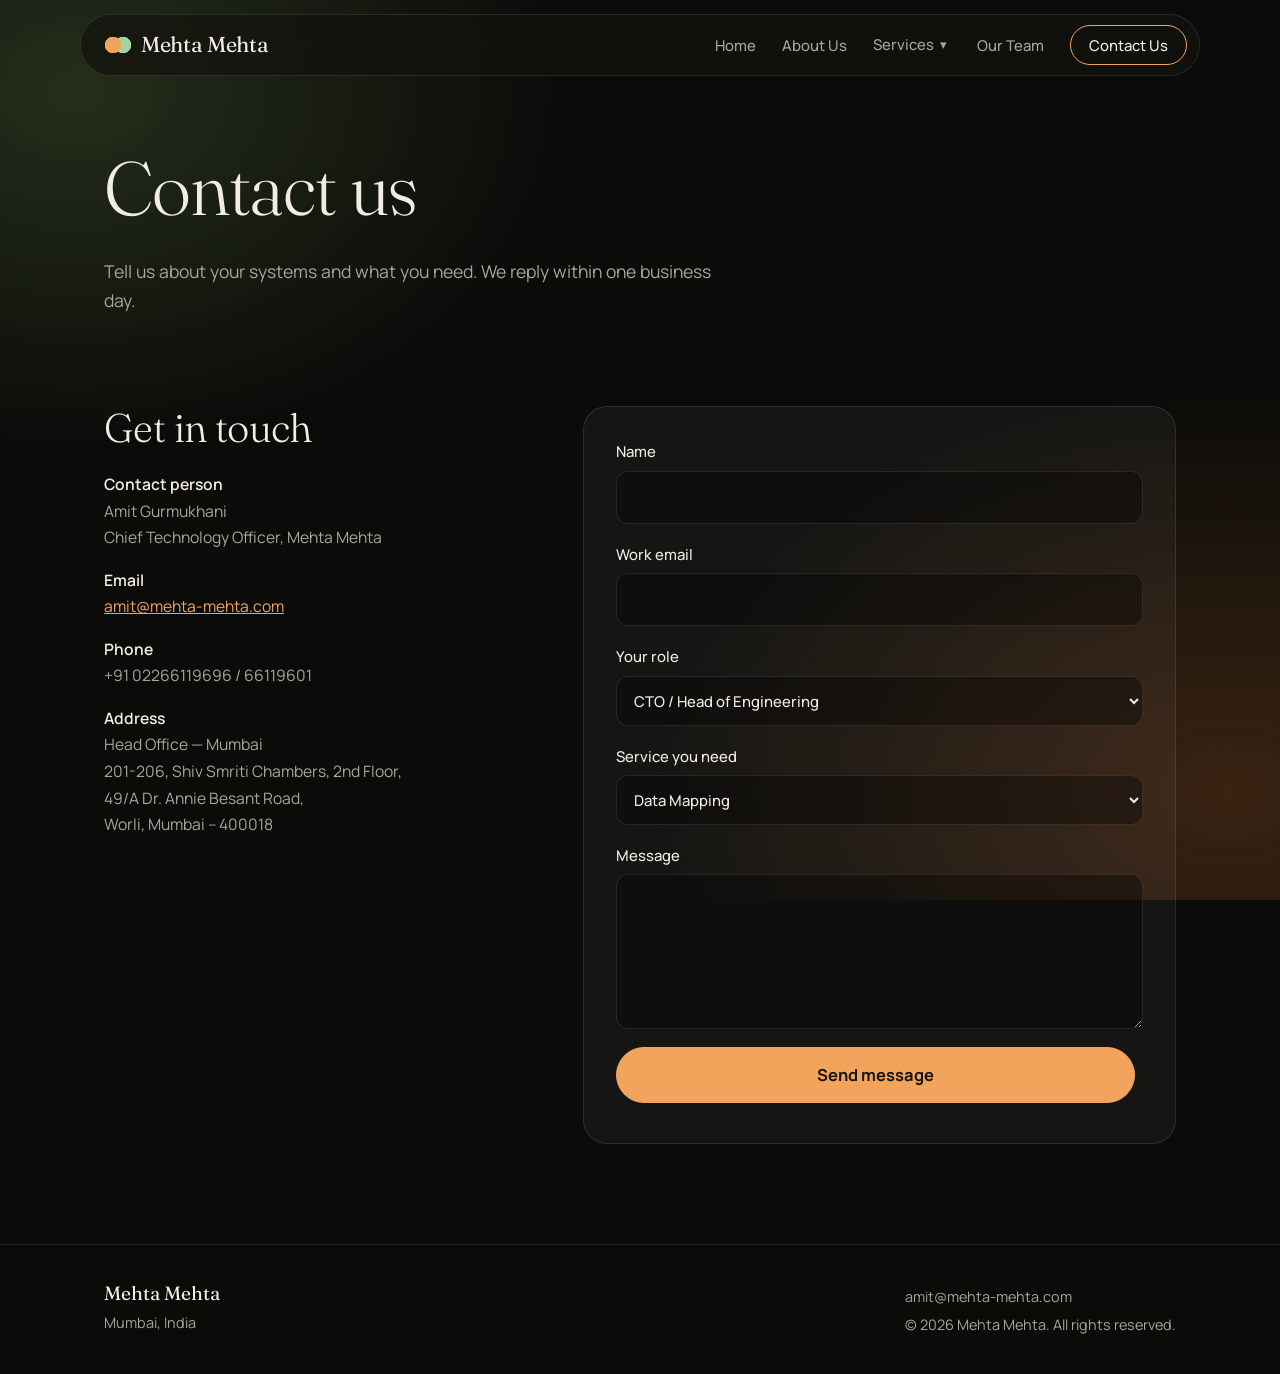
<file: contact.html>
<!DOCTYPE html>
<html lang="en">
<head>
  <meta charset="utf-8">
  <meta name="viewport" content="width=device-width, initial-scale=1">

  <title>Contact Us | Mehta Mehta</title>

  <meta
    name="description"
    content="Contact Mehta Mehta for data protection and privacy compliance advisory for your IT team."
  >

  <link rel="preconnect" href="https://fonts.googleapis.com">
  <link rel="preconnect" href="https://fonts.gstatic.com" crossorigin>

  <link
    href="https://fonts.googleapis.com/css2?family=Source+Serif+4:wght@600;700&family=Inter:wght@400;500;600&display=swap"
    rel="stylesheet"
  >

  <link rel="stylesheet" href="style.css">
</head>

<body>

<!-- =========================================================
     HEADER
     ========================================================= -->

<header class="site">
  <div class="wrap bar">

    <a class="brand" href="index.html">
      Mehta Mehta
    </a>

    <button
      class="burger"
      aria-label="Menu"
      aria-expanded="false"
      type="button"
    >
      Menu
    </button>

    <nav>
      <ul>

        <li>
          <a href="index.html">
            Home
          </a>
        </li>

        <li>
          <a href="about.html">
            About Us
          </a>
        </li>

        <li class="has-dd">

          <a href="services.html">
            Services
          </a>

          <button
            class="dd-toggle"
            aria-label="Show services"
            type="button"
          >
            ▾
          </button>

          <ul class="dd">

            <li>
              <a href="services.html#data-mapping">
                Data Mapping
              </a>
            </li>

            <li>
              <a href="services.html#consent">
                Consent Flows &amp; Notices
              </a>
            </li>

            <li>
              <a href="services.html#rights">
                Rights &amp; Grievance Workflows
              </a>
            </li>

            <li>
              <a href="services.html#breach">
                Breach Response Playbook &amp; Drills
              </a>
            </li>

            <li>
              <a href="services.html#on-call">
                On-Call Advice for Launches &amp; Vendors
              </a>
            </li>

            <li>
              <a href="services.html#sdf">
                Significant Data Fiduciary Services
              </a>
            </li>

            <li>
              <a href="services.html#regulatory-overlay">
                Regulatory Overlay
              </a>
            </li>

          </ul>

        </li>

        <li>
          <a href="team.html">
            Our Team
          </a>
        </li>

        <li>
          <a href="contact.html" aria-current="page">
            Contact Us
          </a>
        </li>

      </ul>
    </nav>

  </div>
</header>


<!-- =========================================================
     MAIN CONTENT
     ========================================================= -->

<main>

  <!-- Page heading -->

  <section class="page-head">

    <div class="wrap">

      <h1>
        Contact us
      </h1>

      <p>
        Tell us about your systems and what you need.
        We reply within one business day.
      </p>

    </div>

  </section>


  <!-- Contact section -->

  <section class="wrap section contact">

    <!-- =====================================================
         CONTACT INFORMATION
         ===================================================== -->

    <div class="contact-info">

      <h2>
        Get in touch
      </h2>

      <p>
        <strong>Contact person</strong><br>

        Amit Gurmukhani<br>

        Chief Technology Officer, Mehta Mehta
      </p>


      <p>

        <strong>Email</strong><br>

        <a href="mailto:amit@mehta-mehta.com">
          amit@mehta-mehta.com
        </a>

      </p>


      <p>

        <strong>Phone</strong><br>

        +91 02266119696 / 66119601

      </p>


      <p>

        <strong>Address</strong><br>

        Head Office — Mumbai<br>

        201-206, Shiv Smriti Chambers, 2nd Floor,<br>

        49/A Dr. Annie Besant Road,<br>

        Worli, Mumbai – 400018

      </p>

    </div>


    <!-- =====================================================
         CONTACT FORM
         ===================================================== -->

    <form id="contact-form">

      <!-- Web3Forms Access Key -->

      <input
        type="hidden"
        name="access_key"
        value="221e7b2b-81b8-4eb8-a3bb-c00f11d22794"
      >


      <!-- Email subject -->

      <input
        type="hidden"
        name="subject"
        value="New Contact Form Submission - Mehta Mehta"
      >


      <!-- Name -->

      <label>

        Name

        <input
          type="text"
          name="name"
          autocomplete="name"
          required
        >

      </label>


      <!-- Email -->

      <label>

        Work email

        <input
          type="email"
          name="email"
          autocomplete="email"
          required
        >

      </label>


      <!-- Role -->

      <label>

        Your role

        <select name="role">

          <option>
            CTO / Head of Engineering
          </option>

          <option>
            CISO / Security Lead
          </option>

          <option>
            IT Manager
          </option>

          <option>
            Product Manager
          </option>

          <option>
            Data Protection Officer
          </option>

          <option>
            Other
          </option>

        </select>

      </label>


      <!-- Service -->

      <label>

        Service you need

        <select name="service">

          <option>
            Data Mapping
          </option>

          <option>
            Consent Flows &amp; Notices
          </option>

          <option>
            Rights &amp; Grievance Workflows
          </option>

          <option>
            Breach Response Playbook &amp; Drills
          </option>

          <option>
            On-Call Advice for Launches &amp; Vendors
          </option>

          <option>
            Significant Data Fiduciary Services
          </option>

          <option>
            Regulatory Overlay
          </option>

          <option>
            Not sure yet
          </option>

        </select>

      </label>


      <!-- Message -->

      <label>

        Message

        <textarea
          name="message"
          rows="5"
          required
        ></textarea>

      </label>


      <!-- Submit -->

      <button
        class="btn"
        id="submit-btn"
        type="submit"
      >
        Send message
      </button>

    </form>


    
<!-- =====================================================
     CONTACT FORM SUCCESS / ERROR POPUP
     ===================================================== -->

<div
  class="form-popup"
  id="form-popup"
  aria-hidden="true"
>

  <div
    class="form-popup-overlay"
    id="form-popup-overlay"
  ></div>

  <div
    class="form-popup-card"
    role="dialog"
    aria-modal="true"
    aria-labelledby="form-popup-title"
  >

    <button
      type="button"
      class="form-popup-close"
      id="form-popup-close"
      aria-label="Close"
    >
      &times;
    </button>

    <div
      class="form-popup-icon"
      id="form-popup-icon"
    >
      ✓
    </div>

    <h2 id="form-popup-title">
      Message sent successfully
    </h2>

    <p id="form-popup-text">
      Thank you for contacting Mehta Mehta.
      Your message has been received.
      We will get back to you within one business day.
    </p>

    <button
      type="button"
      class="btn form-popup-ok"
      id="form-popup-ok"
    >
      OK
    </button>

  </div>

</div>

    


      
      

    

  </section>

</main>


<!-- =========================================================
     FOOTER
     ========================================================= -->

<footer class="site">

  <div class="wrap foot">

    <div>

      <strong>
        Mehta Mehta
      </strong>

      <p>
        Mumbai, India
      </p>

    </div>


    <div>

      <p>
        amit@mehta-mehta.com
      </p>

      <p>
        © 2026 Mehta Mehta. All rights reserved.
      </p>

    </div>

  </div>

</footer>


<!-- JavaScript -->

<script src="script.js"></script>

</body>
</html>
</file>
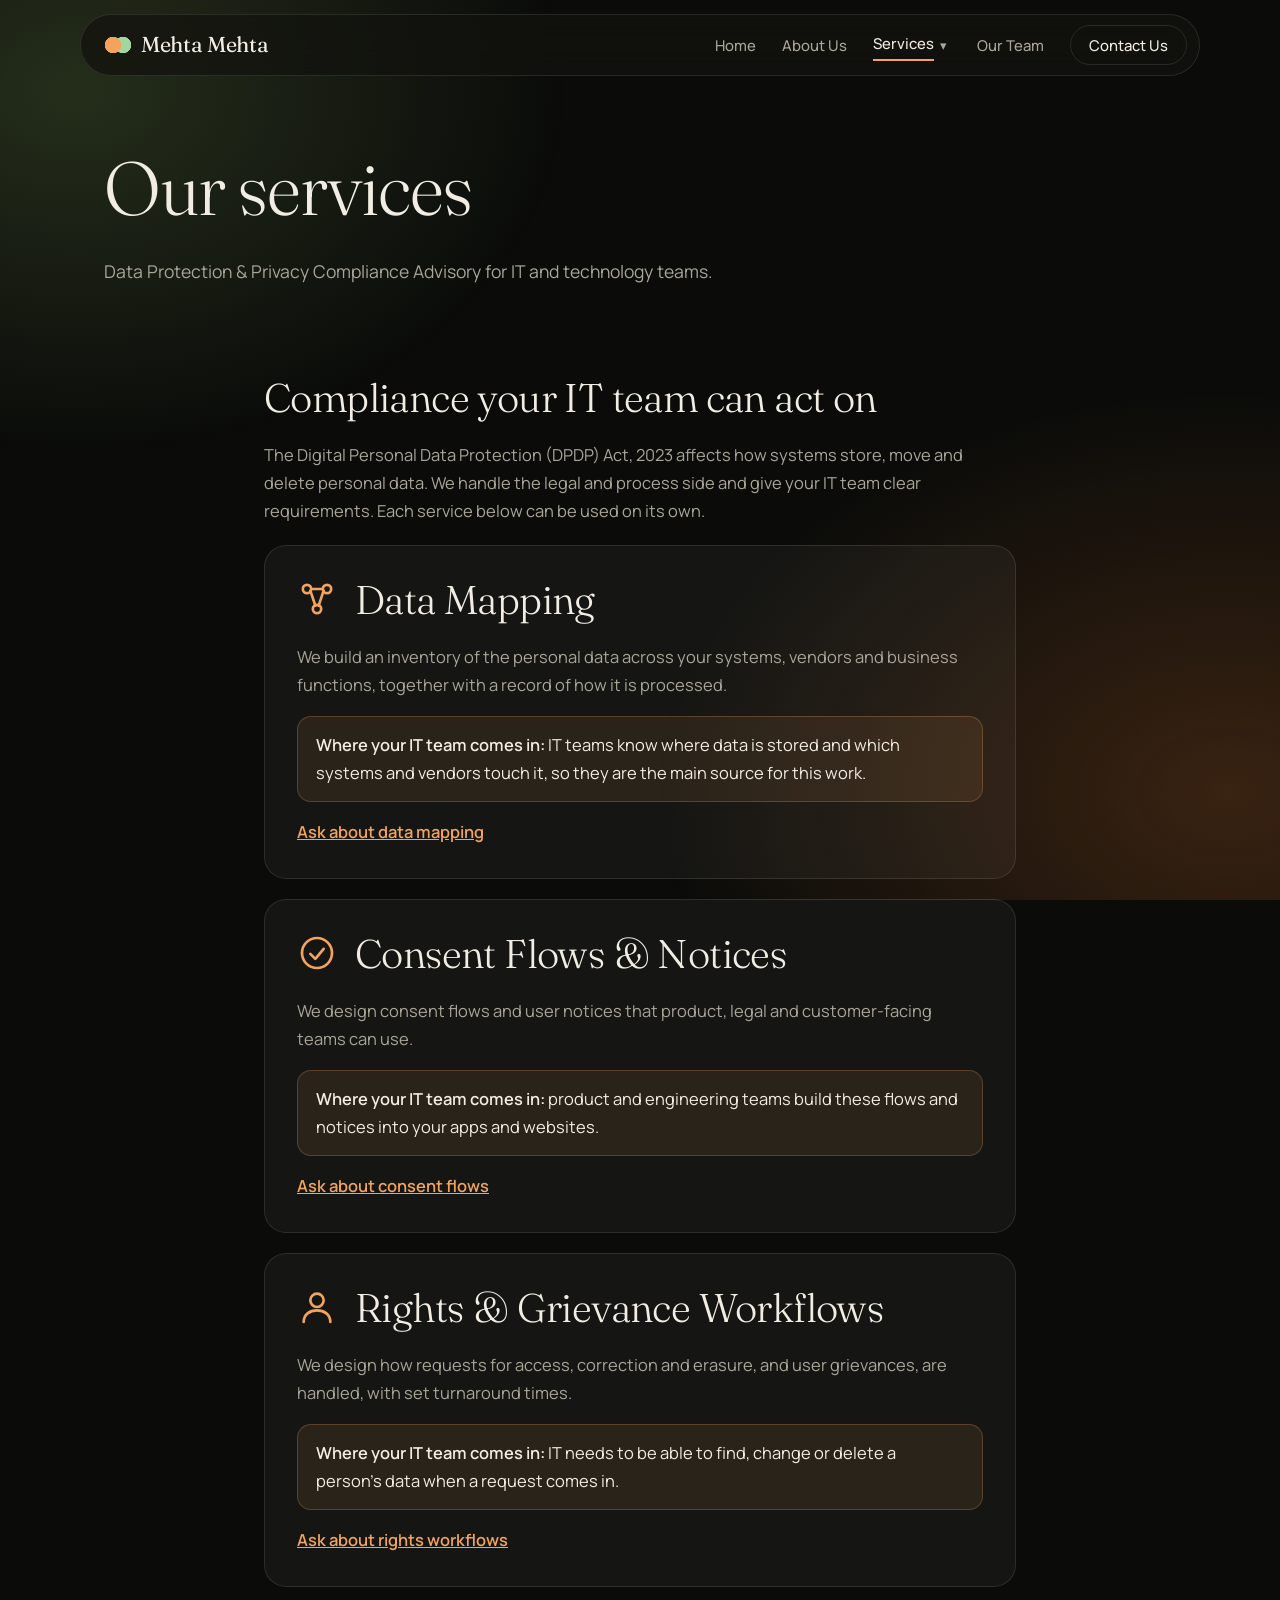
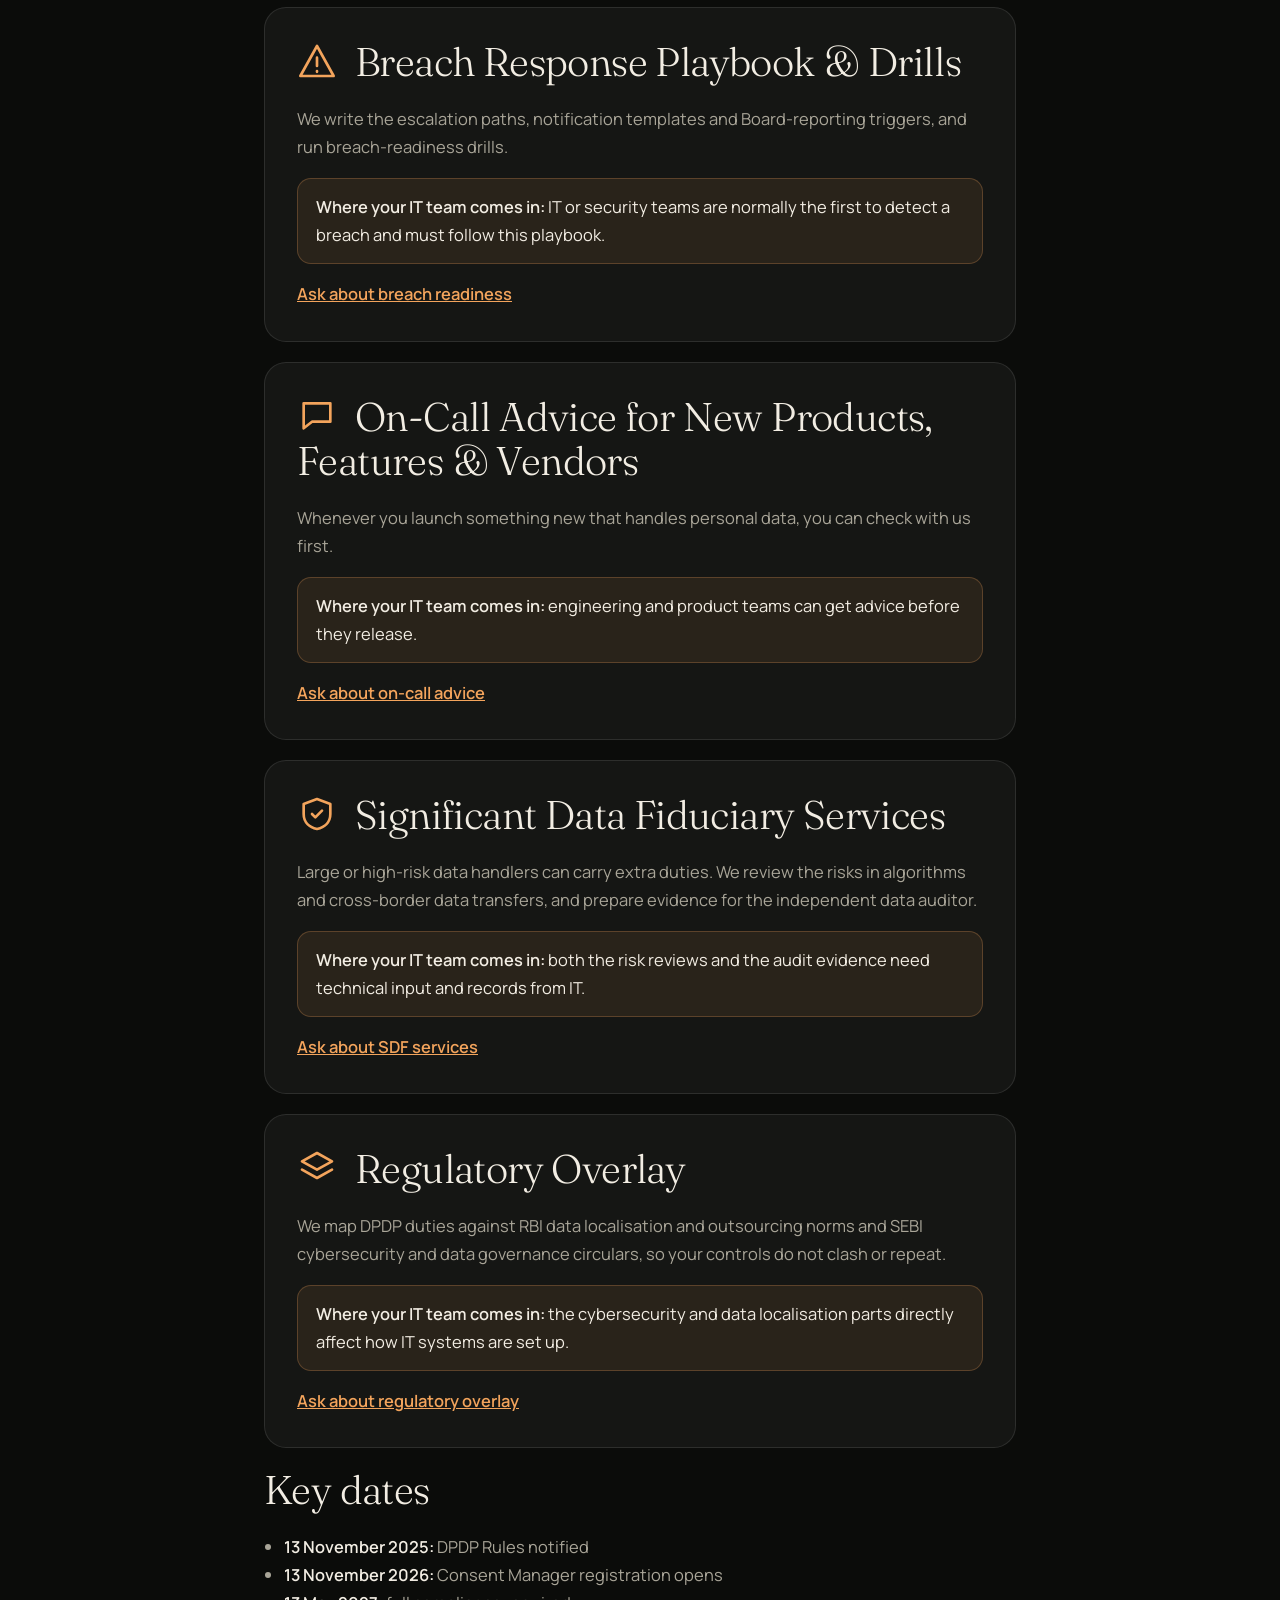
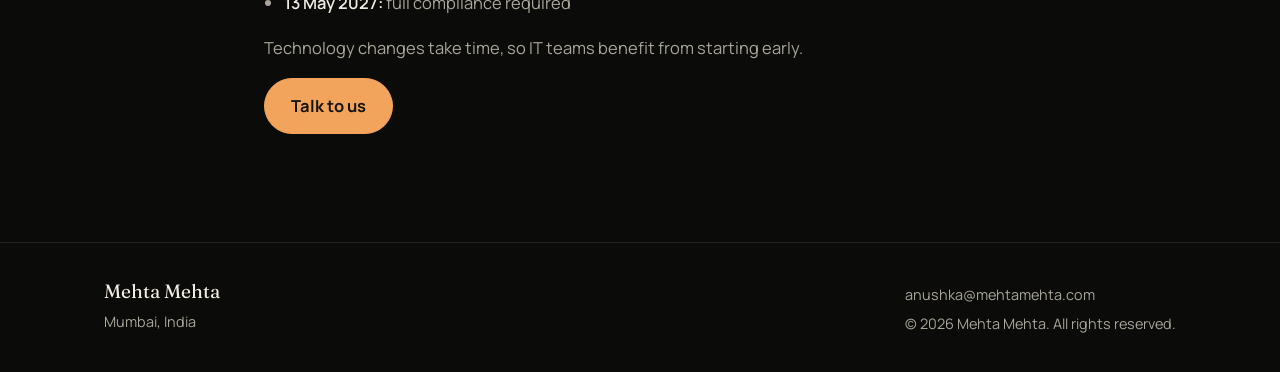
<file: services.html>
<!DOCTYPE html>
<html lang="en">
<head>
  <meta charset="utf-8">
  <meta name="viewport" content="width=device-width, initial-scale=1">
  <title>Services | Mehta Mehta</title>
  <meta name="description" content="Data protection services for IT teams: data mapping, consent flows, rights workflows, breach playbooks, on-call advice, SDF services and regulatory overlay.">
  <link rel="preconnect" href="https://fonts.googleapis.com">
  <link rel="preconnect" href="https://fonts.gstatic.com" crossorigin>
  <link href="https://fonts.googleapis.com/css2?family=Source+Serif+4:wght@600;700&family=Inter:wght@400;500;600&display=swap" rel="stylesheet">
  <link rel="stylesheet" href="style.css">
</head>
<body>

<header class="site">
  <div class="wrap bar">
    <a class="brand" href="index.html">Mehta Mehta</a>
    <button class="burger" aria-label="Menu" aria-expanded="false">Menu</button>
    <nav>
      <ul>
        <li><a href="index.html">Home</a></li>
        <li><a href="about.html">About Us</a></li>
        <li class="has-dd">
          <a href="services.html" aria-current="page">Services</a>
          <button class="dd-toggle" aria-label="Show services">▾</button>
          <ul class="dd">
            <li><a href="services.html#data-mapping">Data Mapping</a></li>
            <li><a href="services.html#consent">Consent Flows &amp; Notices</a></li>
            <li><a href="services.html#rights">Rights &amp; Grievance Workflows</a></li>
            <li><a href="services.html#breach">Breach Response Playbook &amp; Drills</a></li>
            <li><a href="services.html#on-call">On-Call Advice for Launches &amp; Vendors</a></li>
            <li><a href="services.html#sdf">Significant Data Fiduciary Services</a></li>
            <li><a href="services.html#regulatory-overlay">Regulatory Overlay</a></li>
          </ul>
        </li>
        <li><a href="team.html">Our Team</a></li>
        <li><a href="contact.html">Contact Us</a></li>
      </ul>
    </nav>
  </div>
</header>

<main>
  <section class="page-head">
    <div class="wrap">
      <h1>Our services</h1>
      <p>Data Protection &amp; Privacy Compliance Advisory for IT and technology teams.</p>
    </div>
  </section>

  <section class="wrap narrow section">

    <div class="prose">
      <h2>Compliance your IT team can act on</h2>
      <p>The Digital Personal Data Protection (DPDP) Act, 2023 affects how systems store, move and delete personal data. We handle the legal and process side and give your IT team clear requirements. Each service below can be used on its own.</p>
    </div>

    <article class="service" id="data-mapping">
      <h2>Data Mapping</h2>
      <p>We build an inventory of the personal data across your systems, vendors and business functions, together with a record of how it is processed.</p>
      <p><strong>Where your IT team comes in:</strong> IT teams know where data is stored and which systems and vendors touch it, so they are the main source for this work.</p>
      <a href="contact.html">Ask about data mapping</a>
    </article>

    <article class="service" id="consent">
      <h2>Consent Flows &amp; Notices</h2>
      <p>We design consent flows and user notices that product, legal and customer-facing teams can use.</p>
      <p><strong>Where your IT team comes in:</strong> product and engineering teams build these flows and notices into your apps and websites.</p>
      <a href="contact.html">Ask about consent flows</a>
    </article>

    <article class="service" id="rights">
      <h2>Rights &amp; Grievance Workflows</h2>
      <p>We design how requests for access, correction and erasure, and user grievances, are handled, with set turnaround times.</p>
      <p><strong>Where your IT team comes in:</strong> IT needs to be able to find, change or delete a person's data when a request comes in.</p>
      <a href="contact.html">Ask about rights workflows</a>
    </article>

    <article class="service" id="breach">
      <h2>Breach Response Playbook &amp; Drills</h2>
      <p>We write the escalation paths, notification templates and Board-reporting triggers, and run breach-readiness drills.</p>
      <p><strong>Where your IT team comes in:</strong> IT or security teams are normally the first to detect a breach and must follow this playbook.</p>
      <a href="contact.html">Ask about breach readiness</a>
    </article>

    <article class="service" id="on-call">
      <h2>On-Call Advice for New Products, Features &amp; Vendors</h2>
      <p>Whenever you launch something new that handles personal data, you can check with us first.</p>
      <p><strong>Where your IT team comes in:</strong> engineering and product teams can get advice before they release.</p>
      <a href="contact.html">Ask about on-call advice</a>
    </article>

    <article class="service" id="sdf">
      <h2>Significant Data Fiduciary Services</h2>
      <p>Large or high-risk data handlers can carry extra duties. We review the risks in algorithms and cross-border data transfers, and prepare evidence for the independent data auditor.</p>
      <p><strong>Where your IT team comes in:</strong> both the risk reviews and the audit evidence need technical input and records from IT.</p>
      <a href="contact.html">Ask about SDF services</a>
    </article>

    <article class="service" id="regulatory-overlay">
      <h2>Regulatory Overlay</h2>
      <p>We map DPDP duties against RBI data localisation and outsourcing norms and SEBI cybersecurity and data governance circulars, so your controls do not clash or repeat.</p>
      <p><strong>Where your IT team comes in:</strong> the cybersecurity and data localisation parts directly affect how IT systems are set up.</p>
      <a href="contact.html">Ask about regulatory overlay</a>
    </article>

    <div class="prose">
      <h2>Key dates</h2>
      <ul>
        <li><strong>13 November 2025:</strong> DPDP Rules notified</li>
        <li><strong>13 November 2026:</strong> Consent Manager registration opens</li>
        <li><strong>13 May 2027:</strong> full compliance required</li>
      </ul>
      <p>Technology changes take time, so IT teams benefit from starting early.</p>
      <a class="btn" href="contact.html">Talk to us</a>
    </div>

  </section>
</main>

<footer class="site">
  <div class="wrap foot">
    <div>
      <strong>Mehta Mehta</strong>
      <p>Mumbai, India</p>
    </div>
    <div>
      <p>anushka@mehtamehta.com</p>
      <p>© 2026 Mehta Mehta. All rights reserved.</p>
    </div>
  </div>
</footer>

<script src="script.js"></script>
</body>
</html>
</file>
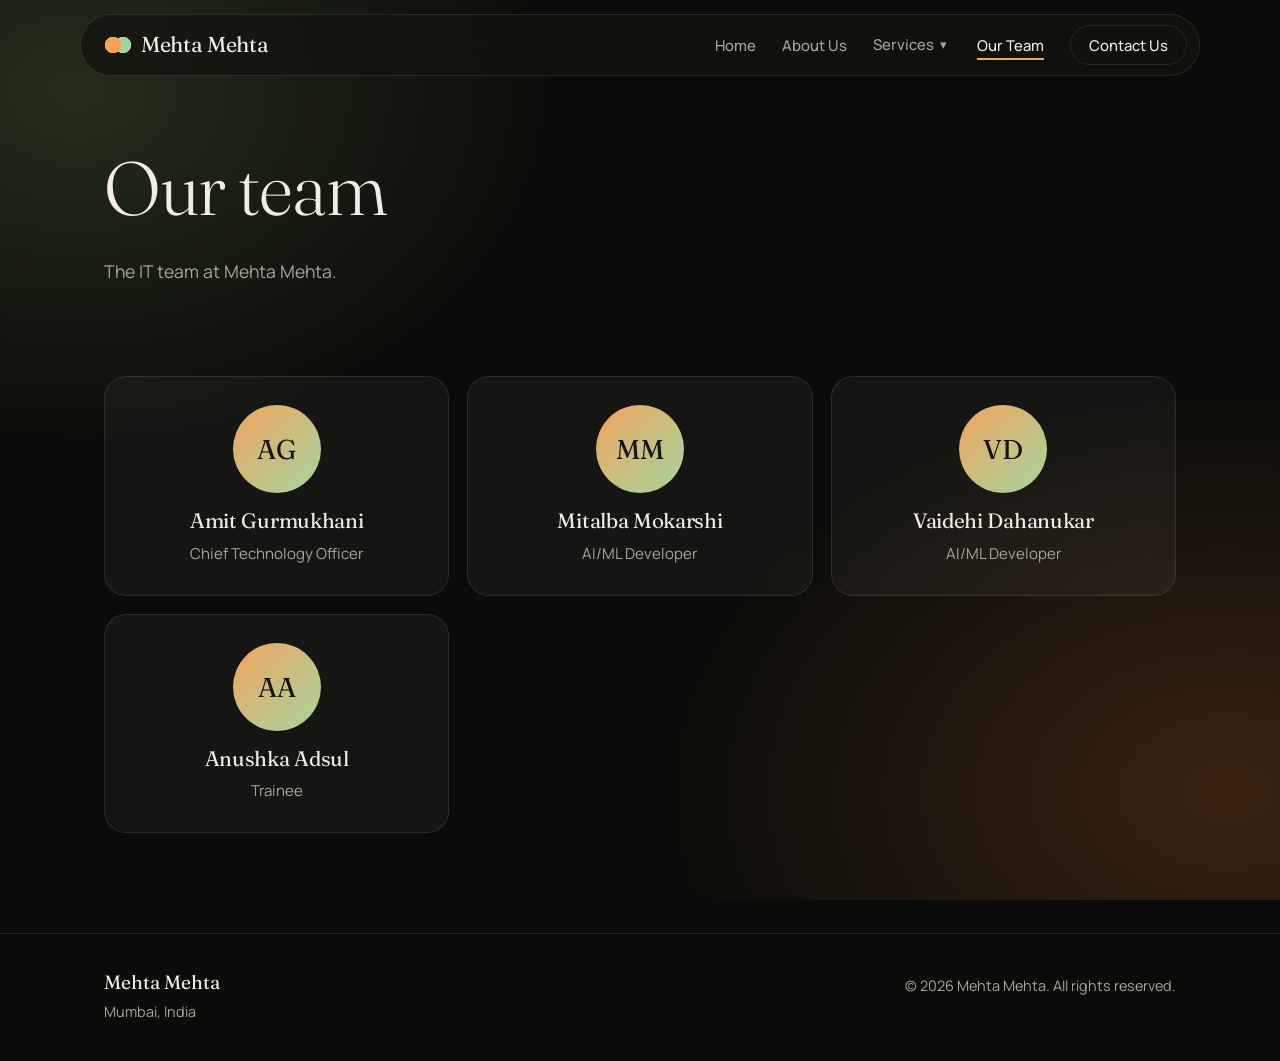
<file: team.html>
<!DOCTYPE html>
<html lang="en">
<head>
  <meta charset="utf-8">
  <meta name="viewport" content="width=device-width, initial-scale=1">
  <title>Our Team | Mehta Mehta</title>
  <meta name="description" content="Meet the Mehta Mehta technology team: Chief Technology Officer, AI/ML developers and trainee.">
  <link rel="preconnect" href="https://fonts.googleapis.com">
  <link rel="preconnect" href="https://fonts.gstatic.com" crossorigin>
  <link href="https://fonts.googleapis.com/css2?family=Source+Serif+4:wght@600;700&family=Inter:wght@400;500;600&display=swap" rel="stylesheet">
  <link rel="stylesheet" href="style.css">
</head>
<body>

<header class="site">
  <div class="wrap bar">
    <a class="brand" href="index.html">Mehta Mehta</a>
    <button class="burger" aria-label="Menu" aria-expanded="false">Menu</button>
    <nav>
      <ul>
        <li><a href="index.html">Home</a></li>
        <li><a href="about.html">About Us</a></li>
        <li class="has-dd">
          <a href="services.html">Services</a>
          <button class="dd-toggle" aria-label="Show services">▾</button>
          <ul class="dd">
            <li><a href="services.html#data-mapping">Data Mapping</a></li>
            <li><a href="services.html#consent">Consent Flows &amp; Notices</a></li>
            <li><a href="services.html#rights">Rights &amp; Grievance Workflows</a></li>
            <li><a href="services.html#breach">Breach Response Playbook &amp; Drills</a></li>
            <li><a href="services.html#on-call">On-Call Advice for Launches &amp; Vendors</a></li>
            <li><a href="services.html#sdf">Significant Data Fiduciary Services</a></li>
            <li><a href="services.html#regulatory-overlay">Regulatory Overlay</a></li>
          </ul>
        </li>
        <li><a href="team.html" aria-current="page">Our Team</a></li>
        <li><a href="contact.html">Contact Us</a></li>
      </ul>
    </nav>
  </div>
</header>

<main>
  <section class="page-head">
    <div class="wrap">
      <h1>Our team</h1>
      <p>The IT team at Mehta Mehta.</p>
    </div>
  </section>

  <section class="wrap section">
    <div class="grid">

      <div class="card person">
        <div class="avatar">AG</div>
        <h3>Amit Gurmukhani</h3>
        <p>Chief Technology Officer</p>
      </div>

      <div class="card person">
        <div class="avatar">MM</div>
        <h3>Mitalba Mokarshi</h3>
        <p>AI/ML Developer</p>
      </div>

      <div class="card person">
        <div class="avatar">VD</div>
        <h3>Vaidehi Dahanukar</h3>
        <p>AI/ML Developer</p>
      </div>

      <div class="card person">
        <div class="avatar">AA</div>
        <h3>Anushka Adsul</h3>
        <p>Trainee</p>
      </div>

    </div>
  </section>
</main>

<footer class="site">
  <div class="wrap foot">
    <div>
      <strong>Mehta Mehta</strong>
      <p>Mumbai, India</p>
    </div>
    <div>
      
      <p>© 2026 Mehta Mehta. All rights reserved.</p>
    </div>
  </div>
</footer>

<script src="script.js"></script>
</body>
</html>
</file>
<file: style.css>
@import url('https://fonts.googleapis.com/css2?family=Fraunces:ital,opsz,wght@0,9..144,300;0,9..144,400;1,9..144,300;1,9..144,400&family=Manrope:wght@400;500;600;700&display=swap');

:root{
--bg:#0b0c0a;--card:rgba(255,255,255,.045);--card-2:rgba(255,255,255,.08);--line:rgba(255,255,255,.1);
--text:#f2ede3;--muted:#a9a598;--orange:#f3a45c;--green:#a3d5a0;--ink:#16140f;
--serif:"Fraunces",Georgia,serif;--sans:"Manrope",system-ui,-apple-system,"Segoe UI",sans-serif;
--i-map:url("data:image/svg+xml,<svg xmlns='http://www.w3.org/2000/svg' viewBox='0 0 24 24' fill='none' stroke='black' stroke-width='1.6' stroke-linecap='round' stroke-linejoin='round'><circle cx='6' cy='6' r='2.5'/><circle cx='18' cy='6' r='2.5'/><circle cx='12' cy='18' r='2.5'/><path d='M8 7l3 9M16 7l-3 9M8.5 6h7'/></svg>");
--i-consent:url("data:image/svg+xml,<svg xmlns='http://www.w3.org/2000/svg' viewBox='0 0 24 24' fill='none' stroke='black' stroke-width='1.6' stroke-linecap='round' stroke-linejoin='round'><circle cx='12' cy='12' r='9'/><path d='M8 12.5l3 3 5-6'/></svg>");
--i-rights:url("data:image/svg+xml,<svg xmlns='http://www.w3.org/2000/svg' viewBox='0 0 24 24' fill='none' stroke='black' stroke-width='1.6' stroke-linecap='round' stroke-linejoin='round'><circle cx='12' cy='8' r='4'/><path d='M4 21c0-4.5 3.6-7 8-7s8 2.5 8 7'/></svg>");
--i-breach:url("data:image/svg+xml,<svg xmlns='http://www.w3.org/2000/svg' viewBox='0 0 24 24' fill='none' stroke='black' stroke-width='1.6' stroke-linecap='round' stroke-linejoin='round'><path d='M12 3l10 18H2z'/><path d='M12 10v5M12 18v.5'/></svg>");
--i-oncall:url("data:image/svg+xml,<svg xmlns='http://www.w3.org/2000/svg' viewBox='0 0 24 24' fill='none' stroke='black' stroke-width='1.6' stroke-linecap='round' stroke-linejoin='round'><path d='M4 5h16v11H9l-5 4z'/></svg>");
--i-sdf:url("data:image/svg+xml,<svg xmlns='http://www.w3.org/2000/svg' viewBox='0 0 24 24' fill='none' stroke='black' stroke-width='1.6' stroke-linecap='round' stroke-linejoin='round'><path d='M12 3l8 3v6c0 5-3.5 8-8 9-4.5-1-8-4-8-9V6z'/><path d='M9 12l2 2 4-4'/></svg>");
--i-overlay:url("data:image/svg+xml,<svg xmlns='http://www.w3.org/2000/svg' viewBox='0 0 24 24' fill='none' stroke='black' stroke-width='1.6' stroke-linecap='round' stroke-linejoin='round'><path d='M12 3l9 5-9 5-9-5z'/><path d='M3 13l9 5 9-5'/></svg>");
}
[href$="#data-mapping"],#data-mapping{--i:var(--i-map)}
[href$="#consent"],#consent{--i:var(--i-consent)}
[href$="#rights"],#rights{--i:var(--i-rights)}
[href$="#breach"],#breach{--i:var(--i-breach)}
[href$="#on-call"],#on-call{--i:var(--i-oncall)}
[href$="#sdf"],#sdf{--i:var(--i-sdf)}
[href$="#regulatory-overlay"],#regulatory-overlay{--i:var(--i-overlay)}

/* ---------- Base ---------- */
*{box-sizing:border-box}
html{scroll-behavior:smooth;color-scheme:dark}
body{margin:0;min-height:100vh;font:16.5px/1.7 var(--sans);color:var(--text);background:var(--bg);position:relative}
body::before{content:"";position:fixed;inset:0;z-index:-1;pointer-events:none;background:
radial-gradient(700px 520px at 6% 10%,rgba(88,112,60,.34),transparent 70%),
radial-gradient(820px 580px at 96% 88%,rgba(165,88,36,.3),transparent 70%)}
h1,h2,h3,.brand{font-family:var(--serif);font-weight:300;color:var(--text);line-height:1.12;letter-spacing:-.015em}
h1{font-size:clamp(2.6rem,6.2vw,4.7rem);margin:0 0 .35em}
h2{font-size:clamp(1.8rem,3.4vw,2.5rem);margin:0 0 .5em}
h3{font-size:1.3rem;font-weight:400;margin:0 0 .4em}
em{font-style:italic;color:var(--orange)}
.g{font-style:italic;color:var(--green)}
p{margin:0 0 1em;color:var(--muted)}
strong{color:var(--text);font-weight:600}
a{color:var(--orange)}
ul{padding-left:1.2em;color:var(--muted)}
.wrap{max-width:1120px;margin:0 auto;padding:0 24px}
.narrow{max-width:800px}
.section{padding:80px 24px}
.section-title{margin-bottom:28px}
:focus-visible{outline:2px solid var(--orange);outline-offset:3px}

/* ---------- Floating pill header ---------- */
header.site{position:sticky;top:0;z-index:30;padding:0 16px}
.bar{position:relative;display:flex;align-items:center;justify-content:space-between;max-width:1120px;min-height:62px;margin:14px auto 0;padding:0 12px 0 24px;border:1px solid var(--line);border-radius:999px;background:rgba(18,19,15,.72);backdrop-filter:blur(14px)}
.brand{display:flex;align-items:center;font-size:1.35rem;font-weight:400;text-decoration:none}
.brand::before{content:"";width:26px;height:16px;margin-right:10px;background:radial-gradient(circle at 8px 8px,var(--orange) 0 8px,transparent 8.5px),radial-gradient(circle at 18px 8px,var(--green) 0 8px,transparent 8.5px)}
nav ul{list-style:none;margin:0;padding:0;display:flex;align-items:center;gap:26px}
nav a{color:var(--muted);text-decoration:none;font-weight:500;font-size:.93rem}
nav a:hover{color:var(--text)}
nav>ul>li>a[aria-current]{color:var(--text);box-shadow:0 2px 0 var(--orange);padding-bottom:3px}
nav>ul>li:last-child>a{padding:9px 18px;border:1px solid var(--line);border-radius:999px;color:var(--text);box-shadow:none}
nav>ul>li:last-child>a:hover,nav>ul>li:last-child>a[aria-current]{border-color:var(--orange)}
.has-dd{position:relative;display:flex;align-items:center;gap:2px}
.dd-toggle{background:none;border:0;padding:4px;color:var(--muted);font-size:.8rem;cursor:pointer}
.dd{display:none;position:absolute;top:100%;left:-20px;width:340px;flex-direction:column;align-items:stretch;gap:0;margin:0;padding:8px;background:#14150f;border:1px solid var(--line);border-radius:18px;box-shadow:0 24px 50px rgba(0,0,0,.5)}
.dd::before{content:"";position:absolute;top:-16px;left:0;right:0;height:16px}
.dd li a{display:block;padding:10px 14px;border-radius:10px;line-height:1.4}
.dd li a:hover{background:var(--card-2)}
.has-dd:hover .dd,.has-dd:focus-within .dd,.has-dd.open .dd{display:flex}
.burger{display:none;padding:8px 16px;background:none;border:1px solid var(--line);border-radius:999px;color:var(--text);font:inherit;font-weight:600;cursor:pointer}

/* ---------- Hero and page headers ---------- */
.hero{padding:30px 0 60px}
.hero-grid{display:grid;grid-template-columns:1.05fr .95fr;gap:56px;align-items:center;padding:30px 24px}
.hero p{max-width:50ch;font-size:1.1rem}
.kicker{display:flex;align-items:center;gap:14px;margin-bottom:26px;color:var(--orange);font-size:.76rem;letter-spacing:.16em;text-transform:uppercase}
.kicker::before{content:"";width:28px;height:1px;background:currentColor}
.live{display:flex;align-items:center;gap:10px;margin:24px 0 18px;color:var(--text);font-weight:600;font-size:.95rem}
.live::before{content:"";width:9px;height:9px;border-radius:50%;background:var(--orange);box-shadow:0 0 0 4px rgba(243,164,92,.2)}
.page-head{padding:70px 0 10px}
.page-head .wrap{padding-top:0;padding-bottom:0}
.page-head p{max-width:56ch;font-size:1.1rem;margin:0}

/* ---------- Buttons ---------- */
.btn{display:inline-block;margin:0 8px 8px 0;padding:13px 26px;background:var(--orange);color:var(--ink);border:1px solid var(--orange);border-radius:999px;font:inherit;font-weight:700;text-decoration:none;cursor:pointer;transition:transform .2s,box-shadow .2s}
.btn:hover{transform:translateY(-2px);box-shadow:0 10px 26px rgba(243,164,92,.3)}
.btn.ghost{background:transparent;color:var(--text);border-color:var(--line)}
.btn.ghost:hover{border-color:var(--orange);box-shadow:none}
.btn:disabled{opacity:.6;cursor:wait}

/* ---------- Phone prototype ---------- */
.phone-wrap{display:flex;flex-direction:column;align-items:center}
.phone{width:min(330px,100%);padding:16px 16px 18px;border:8px solid #060705;border-radius:44px;background:linear-gradient(180deg,#1b1d17,#10110d);box-shadow:0 0 0 1px rgba(255,255,255,.14),0 40px 80px rgba(0,0,0,.55)}
.notch{width:92px;height:22px;margin:0 auto 12px;border-radius:20px;background:#000}
.ph-top{display:flex;justify-content:space-between;color:var(--muted);font-size:.68rem}
.ph-title{margin:10px 0 12px;font-size:1.45rem}
.ph-bar{height:5px;border-radius:9px;background:rgba(255,255,255,.12);overflow:hidden}
.ph-bar i{display:block;width:0;height:100%;background:linear-gradient(90deg,var(--orange),var(--green));transition:width .4s}
.ph-meta{margin:8px 0 14px;font-size:.78rem}
.ph-meta b{color:var(--text)}
.ph-label{margin:0 0 8px;font-size:.64rem;letter-spacing:.14em;text-transform:uppercase}
.task{display:flex;align-items:flex-start;gap:12px;width:100%;margin-bottom:9px;padding:12px;text-align:left;font:inherit;color:var(--text);background:var(--card);border:1px solid var(--line);border-radius:14px;cursor:pointer;transition:border-color .2s,opacity .2s}
.task:hover{border-color:rgba(243,164,92,.55)}
.chk{flex:0 0 20px;height:20px;margin-top:2px;display:grid;place-items:center;border:1.5px solid var(--muted);border-radius:50%;font-size:.7rem}
.task b{display:block;font-size:.88rem;font-weight:600;line-height:1.35}
.task small{display:inline-block;margin-top:5px;padding:1px 8px;border-radius:6px;background:rgba(163,213,160,.15);color:var(--green);font-size:.6rem;letter-spacing:.1em;text-transform:uppercase}
.task.done{opacity:.6}
.task.done b{text-decoration:line-through}
.task.done .chk{background:var(--green);border-color:var(--green);color:#10200f}
.task.done .chk::after{content:"✓"}
.ph-note{display:flex;align-items:center;gap:10px;margin:16px 0 4px;font-size:.82rem;color:var(--muted)}
.ph-note button{padding:4px 14px;background:var(--card);border:1px solid var(--line);border-radius:999px;color:var(--text);font:inherit;font-size:.8rem;cursor:pointer}
.ph-fine{font-size:.74rem;margin:0}

/* ---------- Cards ---------- */
.grid{display:grid;grid-template-columns:repeat(auto-fit,minmax(270px,1fr));gap:18px}
.card{display:block;padding:28px;background:var(--card);border:1px solid var(--line);border-radius:22px;color:var(--text);text-decoration:none;backdrop-filter:blur(8px);transition:transform .25s,border-color .25s,background .25s}
a.card:hover{transform:translateY(-4px);border-color:rgba(243,164,92,.5);background:var(--card-2)}
a.card::before{content:"";display:block;width:34px;height:34px;margin-bottom:18px;background:var(--orange);-webkit-mask:var(--i) center/contain no-repeat;mask:var(--i) center/contain no-repeat}
.card p{margin:0;font-size:.94rem}
.person{text-align:center}
.avatar{display:grid;place-items:center;width:88px;height:88px;margin:0 auto 16px;border-radius:50%;background:linear-gradient(135deg,var(--orange),var(--green));color:var(--ink);font:400 1.7rem var(--serif)}
.note{margin-top:28px;font-size:.9rem}

/* ---------- Call to action ---------- */
.cta{padding:0 24px 70px;text-align:center}
.cta .wrap{max-width:900px;padding:56px 24px;border:1px solid var(--line);border-radius:28px;background:var(--card)}
.cta p{margin-bottom:1.4em}

/* ---------- Text and services pages ---------- */
.prose h2{margin-top:1.6em}
.prose h2:first-child{margin-top:0}
.service{margin:20px 0;padding:32px;background:var(--card);border:1px solid var(--line);border-radius:22px;scroll-margin-top:110px}
.service h2::before{content:"";display:inline-block;width:1em;height:1em;margin-right:.45em;vertical-align:-.12em;background:var(--orange);-webkit-mask:var(--i) center/contain no-repeat;mask:var(--i) center/contain no-repeat}
.service p:nth-of-type(2){padding:14px 18px;border:1px solid rgba(243,164,92,.25);border-radius:14px;background:rgba(243,164,92,.09);color:var(--text)}
.service>a{font-weight:600}

/* ---------- Contact ---------- */
.contact{display:grid;grid-template-columns:1fr 1.4fr;gap:56px;align-items:start}
.contact-info p{font-size:.98rem}
form{display:grid;gap:18px;padding:32px;background:var(--card);border:1px solid var(--line);border-radius:24px}
label{display:grid;gap:6px;color:var(--text);font-weight:500;font-size:.93rem}
input,select,textarea{padding:13px;background:rgba(0,0,0,.35);color:var(--text);border:1px solid var(--line);border-radius:12px;font:inherit}
select option{background:#161712;color:var(--text)}
input:focus,select:focus,textarea:focus{outline:none;border-color:var(--orange)}

/* ---------- Form popup (matches your contact.html) ---------- */
.form-popup{position:fixed;inset:0;z-index:100;display:none;place-items:center;padding:20px}
.form-popup.show{display:grid}
.form-popup-overlay{position:absolute;inset:0;background:rgba(0,0,0,.68);backdrop-filter:blur(5px)}
.form-popup-card{position:relative;width:100%;max-width:440px;padding:38px 32px;text-align:center;background:#14150f;border:1px solid var(--line);border-radius:26px;box-shadow:0 30px 70px rgba(0,0,0,.6);animation:pop .25s ease}
.form-popup-card h2{font-size:1.6rem}
.form-popup-icon{display:grid;place-items:center;width:60px;height:60px;margin:0 auto 16px;border-radius:50%;background:var(--green);color:#10200f;font-size:28px;font-weight:700}
.form-popup.error .form-popup-icon{background:#e07a6a;color:#2a0d08}
.form-popup-close{position:absolute;top:10px;right:16px;border:0;background:none;color:var(--muted);font-size:28px;cursor:pointer}
body.popup-open{overflow:hidden}
@keyframes pop{from{opacity:0;transform:translateY(-8px)}}

/* ---------- Footer ---------- */
footer.site{margin-top:20px;border-top:1px solid var(--line);color:var(--muted);font-size:.9rem}
footer.site .foot{display:flex;flex-wrap:wrap;justify-content:space-between;gap:16px;padding-top:36px;padding-bottom:36px}
footer.site strong{font:400 1.2rem var(--serif)}
footer.site p{margin:4px 0 0}

/* ---------- Reveal on scroll ---------- */
.reveal{transition:opacity .6s ease,transform .6s ease}
.js .reveal{opacity:0;transform:translateY(22px)}
.js .reveal.in{opacity:1;transform:none}

/* ---------- Mobile ---------- */
@media(max-width:860px){
.burger{display:block}
nav{display:none;position:absolute;top:70px;left:0;right:0;padding:10px 20px 16px;background:#14150f;border:1px solid var(--line);border-radius:22px}
nav.open{display:block}
nav ul{flex-direction:column;align-items:stretch;gap:0}
nav li{padding:12px 0;border-bottom:1px solid var(--line)}
nav>ul>li:last-child{border:0}
nav>ul>li>a[aria-current]{box-shadow:none;padding-bottom:0}
.has-dd{flex-wrap:wrap;justify-content:space-between}
.dd{position:static;width:100%;margin-top:10px;padding:0 0 0 10px;background:none;border:0;box-shadow:none}
.dd::before{display:none}
.has-dd:hover .dd,.has-dd:focus-within .dd{display:none}
.has-dd.open .dd{display:flex}
.hero-grid{grid-template-columns:1fr;gap:40px}
.contact{grid-template-columns:1fr;gap:32px}
.section{padding:60px 24px}
.service{padding:24px}
}
@media(prefers-reduced-motion:reduce){*{transition:none!important;animation:none!important;scroll-behavior:auto!important}.js .reveal{opacity:1;transform:none}}

/* ============================================================
   PHOTOS, BADGES, QUOTE CARD AND SPLIT LAYOUTS
   ============================================================ */
:root{
--i-trophy:url("data:image/svg+xml,<svg xmlns='http://www.w3.org/2000/svg' viewBox='0 0 24 24' fill='none' stroke='black' stroke-width='1.8' stroke-linecap='round' stroke-linejoin='round'><path d='M8 4h8v6a4 4 0 0 1-8 0z'/><path d='M8 6H4v1a4 4 0 0 0 4 4M16 6h4v1a4 4 0 0 1-4 4M12 14v4M8 20h8'/></svg>");
--art-family:url("data:image/svg+xml,<svg xmlns='http://www.w3.org/2000/svg' viewBox='0 0 400 300'><defs><g id='p'><circle r='22'/><path d='M-36 92Q-36 32 0 32Q36 32 36 92Z'/></g></defs><rect width='400' height='300' fill='%2314150f'/><circle cx='330' cy='60' r='90' fill='%23f3a45c' opacity='.14'/><circle cx='60' cy='260' r='110' fill='%23a3d5a0' opacity='.14'/><use href='%23p' transform='translate(70 70)' fill='%23a3d5a0' opacity='.45'/><use href='%23p' transform='translate(160 55)' fill='%23f3a45c' opacity='.45'/><use href='%23p' transform='translate(250 55)' fill='%23a3d5a0' opacity='.45'/><use href='%23p' transform='translate(335 70)' fill='%23f3a45c' opacity='.45'/><use href='%23p' transform='translate(120 120) scale(1.2)' fill='%23f3a45c'/><use href='%23p' transform='translate(205 112) scale(1.3)' fill='%23f2ede3'/><use href='%23p' transform='translate(290 120) scale(1.2)' fill='%23a3d5a0'/><use href='%23p' transform='translate(160 192) scale(.75)' fill='%23f2ede3'/><use href='%23p' transform='translate(250 192) scale(.75)' fill='%23f3a45c'/></svg>");
}

/* Alternating layout on the About page */
.about{display:grid;gap:100px}
.split{display:grid;grid-template-columns:1fr 1fr;gap:64px;align-items:center}
.flip .split-text{order:2}
.split-text p{font-size:1.05rem}
.pair{display:grid;grid-template-columns:repeat(auto-fit,minmax(280px,1fr));gap:18px}
.pair .card p{font-size:1rem}

/* Photo frame (shows the illustration until a real photo is uploaded) */
.photo{position:relative;margin:0;aspect-ratio:4/3.2;border-radius:28px;background:var(--art-family) center/cover,#14150f;box-shadow:0 30px 60px rgba(0,0,0,.45)}
.photo img{position:absolute;inset:0;width:100%;height:100%;object-fit:cover;border-radius:28px}
.hero-photo{aspect-ratio:5/4;margin-bottom:26px}

/* Gold badge with trophy */
.badge{position:absolute;left:-22px;bottom:-26px;display:flex;align-items:center;gap:14px;padding:16px 24px;border-radius:20px;background:linear-gradient(135deg,#f7b366,#e8913a);color:var(--ink);box-shadow:0 18px 36px rgba(0,0,0,.4)}
.badge strong{display:block;font:400 1.9rem/1 var(--serif);color:var(--ink)}
.badge span{font-size:.72rem;font-weight:700;letter-spacing:.1em;text-transform:uppercase}
.trophy{flex:0 0 32px;width:32px;height:32px;background:var(--ink);-webkit-mask:var(--i-trophy) center/contain no-repeat;mask:var(--i-trophy) center/contain no-repeat}

/* Founder quote card */
.quote-card{position:relative;margin:0;padding:44px 40px 70px;border:1px solid var(--line);border-radius:28px;background:radial-gradient(420px 280px at 20% 8%,rgba(163,213,160,.16),transparent 70%),linear-gradient(145deg,#181b15,#10110d);box-shadow:0 30px 60px rgba(0,0,0,.45)}
.qmark{display:block;height:38px;font:400 4.2rem/1 var(--serif);color:var(--orange)}
.quote-card p{margin:14px 0 22px;font:italic 300 1.25rem/1.7 var(--serif);color:var(--text)}
.quote-card cite{color:var(--orange);font-style:normal;font-weight:600;font-size:.92rem}
.quote-card .badge{left:auto;right:-22px}

@media(max-width:860px){
.about{gap:76px}
.split{grid-template-columns:1fr;gap:56px}
.flip .split-text{order:0}
.badge{left:12px;bottom:-22px;padding:14px 20px}
.quote-card .badge{left:auto;right:12px}
.quote-card{padding:36px 28px 66px}
}
</file>
